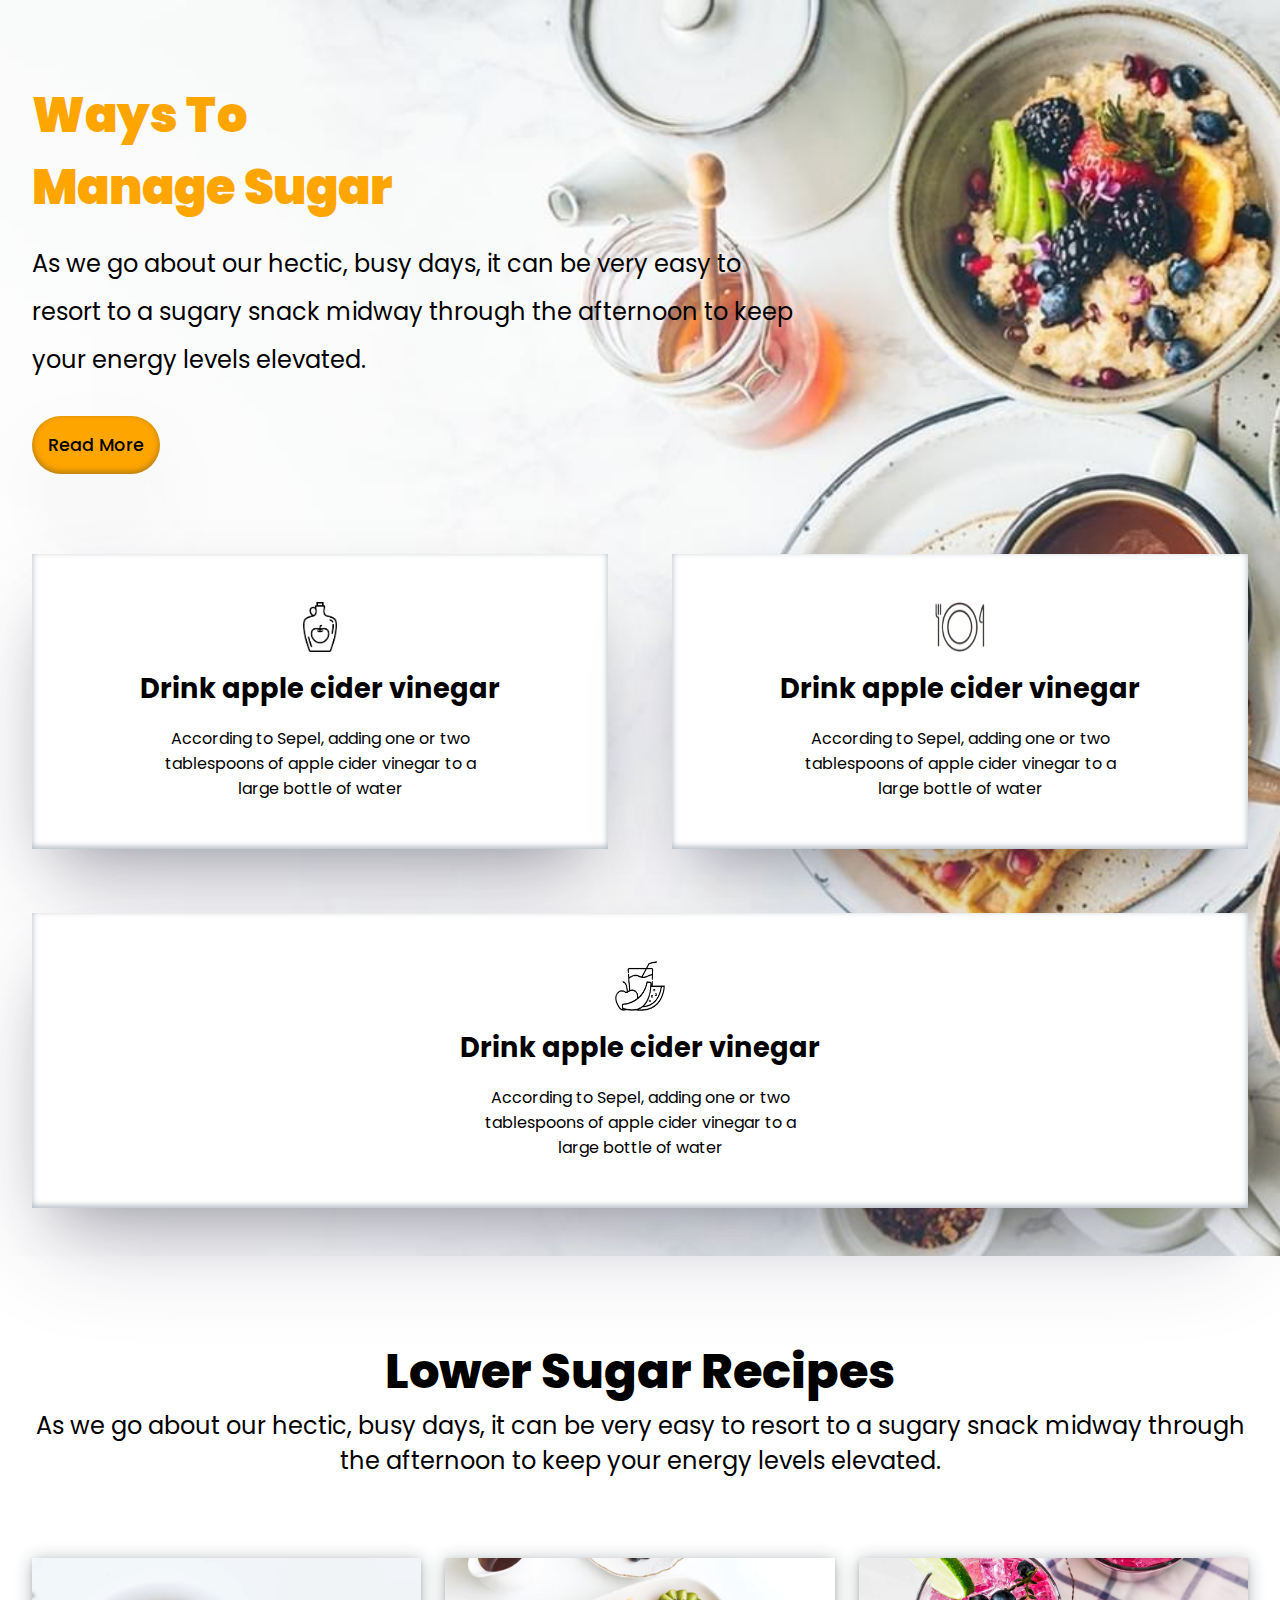
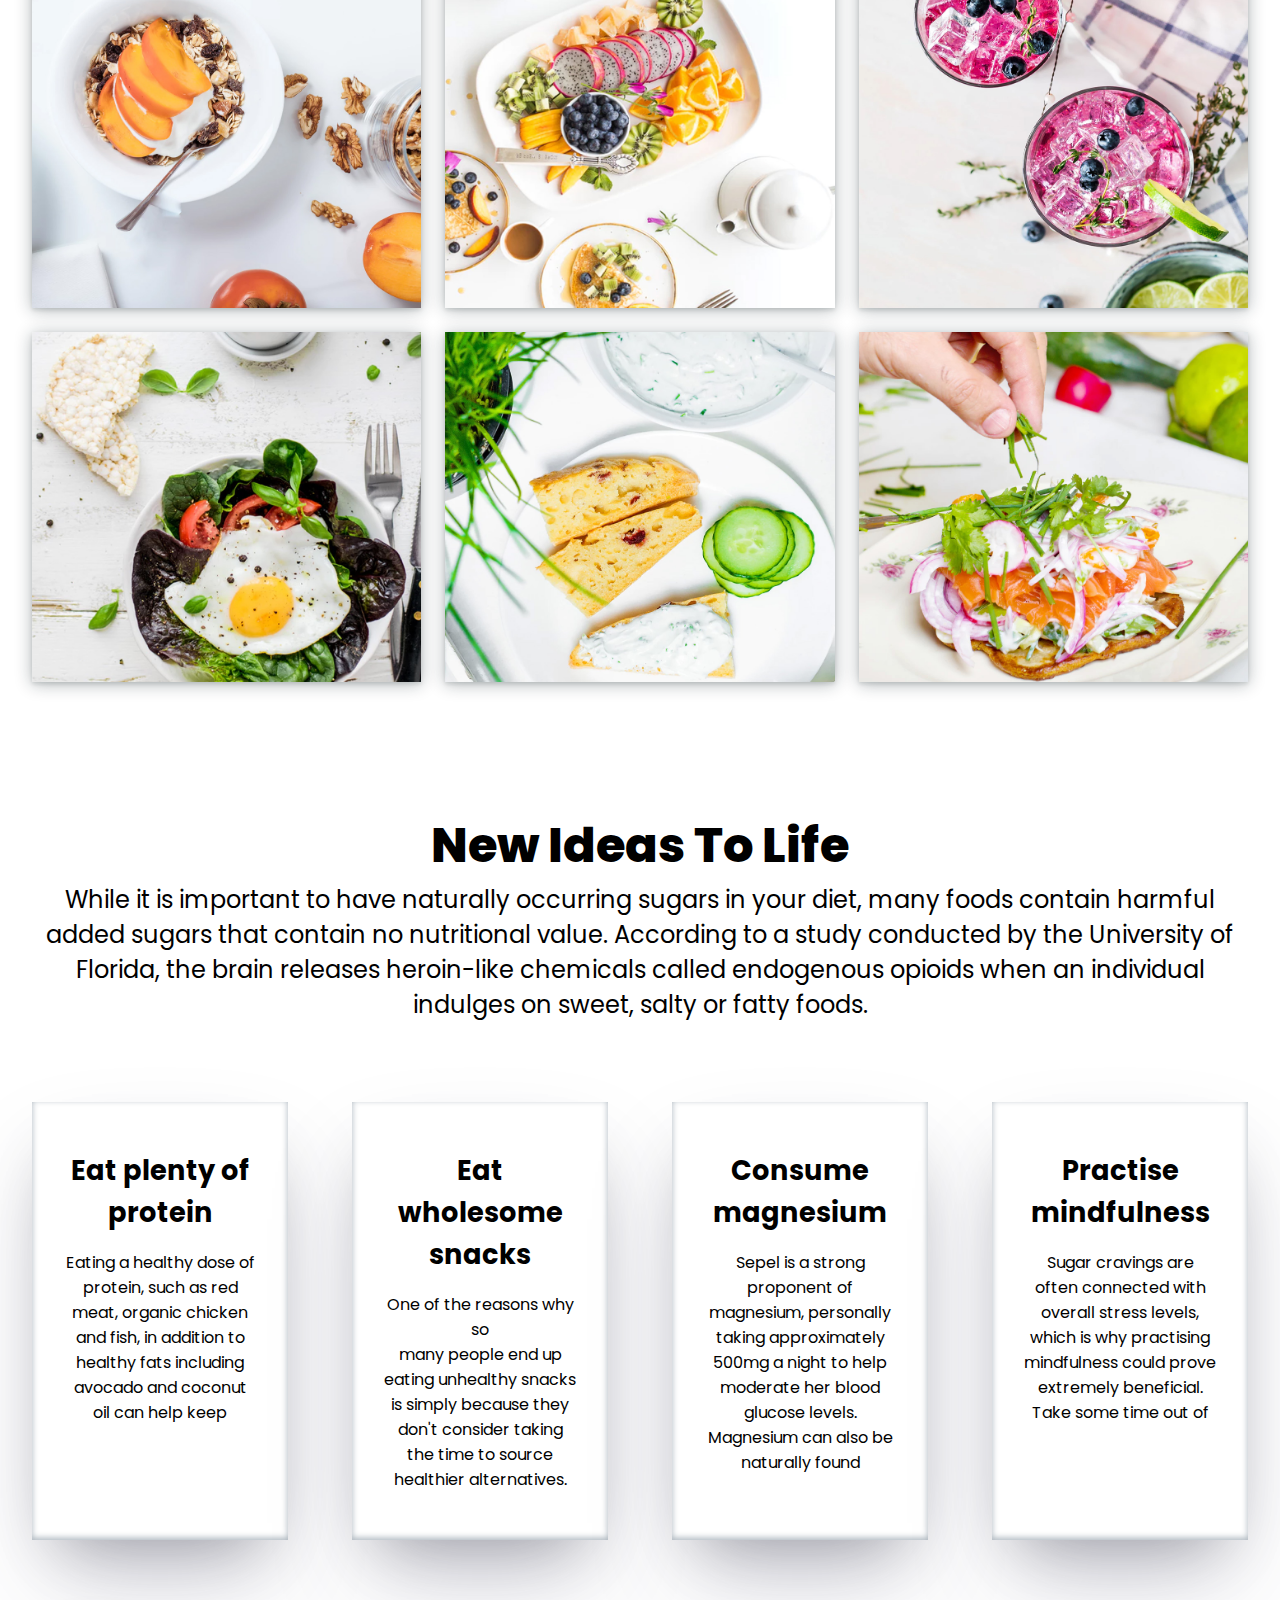
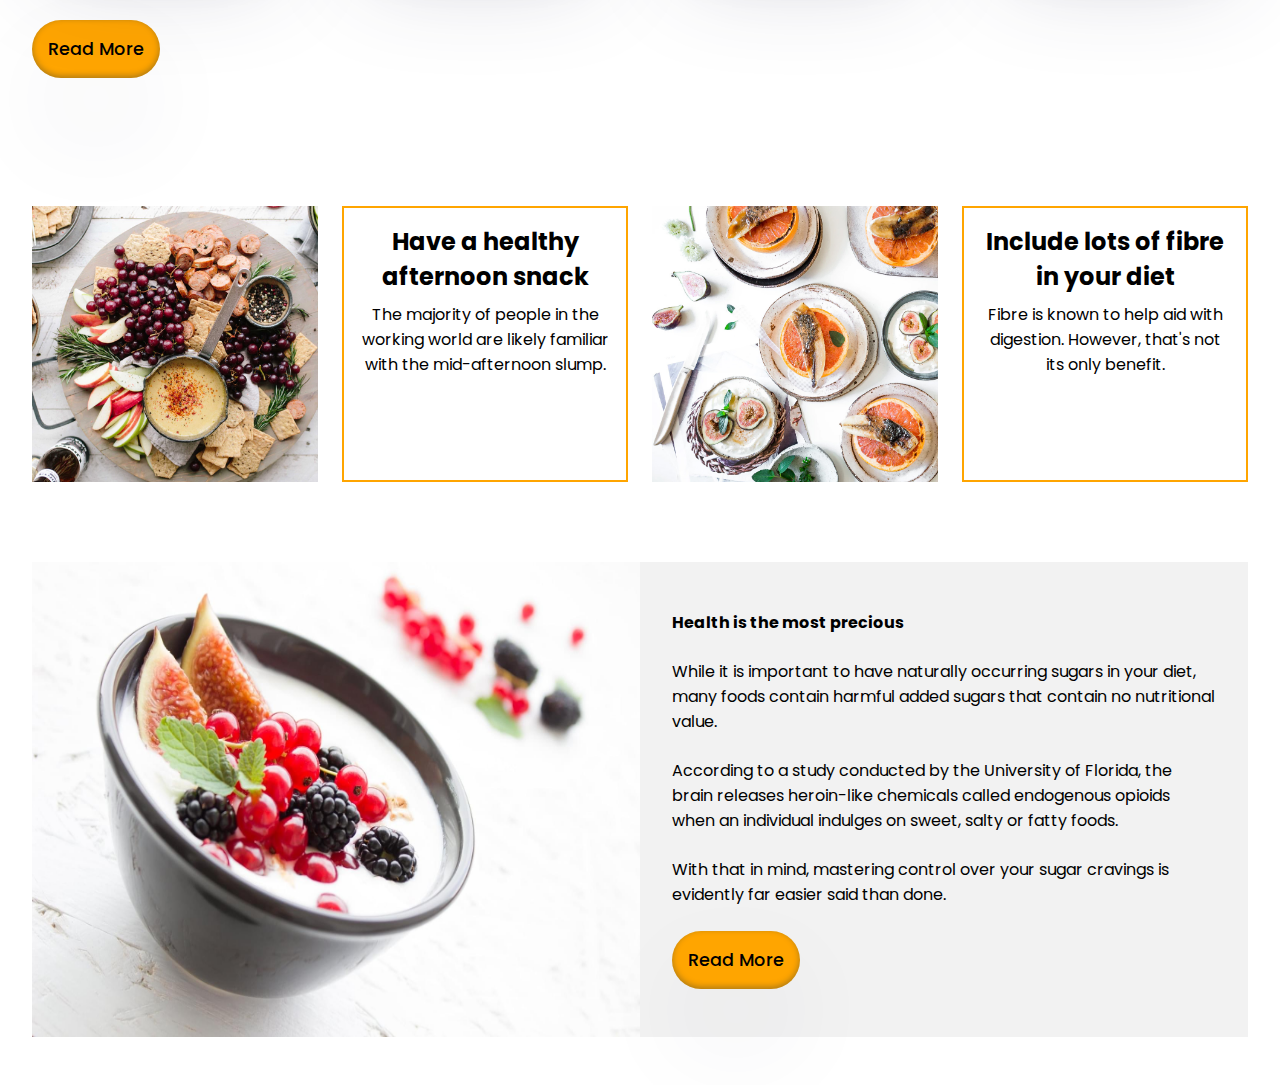
<file: index.html>
<!DOCTYPE html>
<html lang="en">
<head>
    <meta charset="UTF-8">
    <meta name="viewport" content="width=device-width, initial-scale=1.0">
    <title>Document</title>
    <link rel="stylesheet" href="./style.css">
</head>
<body>
    <section class="section1">
        <div class="top">
            <h1>Ways To<br> Manage Sugar</h1>
            <p>As we go about our hectic, busy days, it can be very easy to resort to a
                sugary
                snack midway through the afternoon to keep your energy levels elevated.</p></p>
            <div class="button">
                <button>Read More</button>
            </div>
            
        </div>
        <div class="bottom">
            <div class="box">
                <div class="logo">
                    <img src="./image/logo1.png" alt="logo">
                </div>
                
                <h1>Drink apple cider vinegar</h1>
                <p>According to Sepel, adding one or two<br>
                    tablespoons of apple cider vinegar to a<br>
                    large bottle of water</p>
            </div>
            <div class="box">
                <div class="logo">
                    <img src="./image/logo2.png" alt="logo">
                </div>
                <h1>Drink apple cider vinegar</h1>
                <p>According to Sepel, adding one or two<br>
                    tablespoons of apple cider vinegar to a<br>
                    large bottle of water</p>
            </div>
            <div class="box">
                <div class="logo">
                    <img src="./image/logo3.png" alt="logo">
                </div>
                <h1>Drink apple cider vinegar</h1>
                <p>According to Sepel, adding one or two<br>
                    tablespoons of apple cider vinegar to a<br>
                    large bottle of water</p>
            </div>
           
        </div>
    </section>
    <section class="section2">
        <div class="top">
            <h1>Lower sugar recipes</h1>
            <p>As we go about our hectic, busy days, it can be very easy to resort to a sugary
                snack
                midway through the afternoon to keep your energy levels elevated.</p>
        </div>
        <div class="images">
            <div class="image"><img src="./image/recipes1.jpeg" alt="">
                <!-- <div class="text">
                  Lorem ipsum, dolor sit amet consectetur adipisicing elit. Amet corrupti consequatur deleniti nihil, quidem minus fuga ipsum obcaecati temporibus! Accusantium pariatur similique repellat ab maxime nulla ad, eum dolore obcaecati vel blanditiis dolores nemo, possimus quibusdam minus quaerat? Tempora, ipsa corrupti. Itaque quibusdam fugit expedita minima dignissimos! Maiores voluptate laudantium minima molestias consequuntur non ab earum impedit similique, beatae amet, ullam velit ut quam quo corporis nemo fugiat, cum commodi.
                </div> -->
            </div>
            <div class="image">
                <img src="./image/recipes2.jpeg" alt="">
                <!-- <div class="text">
                    Lorem ipsum, dolor sit amet consectetur adipisicing elit. Tenetur consectetur saepe ipsam minus ullam dolorum provident enim totam dolor dicta natus quod aut tempora asperiores qui sequi architecto non a illum explicabo odio, itaque nihil eius doloribus? Id consequuntur eos deserunt fuga. Beatae doloribus repellat dignissimos suscipit expedita, omnis nihil fugit excepturi illo unde velit atque sapiente maxime! Maxime praesentium repellendus iure in quidem eius, dolore reiciendis pariatur nobis veritatis.
                </div> -->
            </div>
            <div class="image"><img src="./image/recipes3.jpeg" alt="">
                <!-- <div class="text">
                   Lorem ipsum dolor sit amet consectetur adipisicing elit. Molestiae eius dolorum suscipit et non quia recusandae eos dolore! Eveniet blanditiis sapiente, iste magnam incidunt optio ex consectetur, expedita id ut obcaecati soluta dolore adipisci asperiores sequi voluptas itaque ea perferendis cumque error. Veniam maxime molestias illum magnam quisquam voluptas culpa dolorum dolorem voluptatibus praesentium architecto neque omnis ab quas, quis tempore. Blanditiis iure eius, cupiditate omnis at dicta nostrum aliquam!
                </div>-->
            </div> 
            <div class="image"><img src="./image/recipes4.jpeg" alt="">
                <!-- <div class="text">
                    Lorem ipsum dolor sit amet consectetur adipisicing elit. Cum obcaecati minima reprehenderit necessitatibus modi iste voluptate blanditiis, voluptatem, velit asperiores harum ducimus, excepturi dignissimos dolore laboriosam dicta. Doloremque laboriosam omnis quasi? Minus accusantium exercitationem, nulla aliquid quibusdam ea velit eaque reiciendis doloribus. Laudantium cupiditate in, distinctio ab accusantium eaque. Earum, ratione libero quibusdam ea commodi ab molestias sequi, numquam optio odit quod tenetur natus nisi ut ullam voluptas, itaque aut!
                </div> -->
            </div>
            <div class="image"><img src="./image/recipes5.jpeg" alt="">
                <!-- <div class="text">
                   Lorem ipsum, dolor sit amet consectetur adipisicing elit. Cum animi reiciendis illum sapiente, itaque tenetur dicta architecto molestiae incidunt soluta eligendi perspiciatis temporibus eaque quo quam quis amet magni aliquam eveniet? Autem tenetur voluptates eius debitis amet? Asperiores totam veniam quam vero esse. Iste, officia. Reprehenderit ad, consequuntur commodi blanditiis deleniti consectetur quos dicta, adipisci, repellat ea perferendis totam exercitationem ipsam quidem cum accusamus est vitae! Sequi nulla ad voluptas.
                </div> -->
            </div>
            <div class="image"><img src="./image/recipes6.jpeg" alt="">
                <!-- <div class="text">
               Lorem ipsum dolor sit amet consectetur adipisicing elit. Exercitationem iusto magni, ratione nulla ducimus esse voluptas veritatis eius ad quod quia modi dolor aut deleniti aliquam, blanditiis corrupti vel obcaecati laudantium facere! Nisi, maxime quis quibusdam et hic officia mollitia ipsum amet consequatur itaque asperiores maiores nemo laboriosam animi soluta numquam magni tempore quod ex saepe ab quas possimus cupiditate quasi. Officiis aspernatur eligendi vel, provident nam incidunt sed harum.
                </div> -->
            </div>
        </div>
    </section>
    <section class="section3">
        <div class="top">
            <h1>New ideas to life</h1>
            <p>While it is important to have naturally occurring sugars in your diet, many foods contain
                harmful added sugars that contain no
                nutritional value. According to a study conducted by the University of Florida, the brain releases
                heroin-like chemicals called
                endogenous opioids when an individual indulges on sweet, salty or fatty foods.</p>
        </div>
        <div class="boxes">
            <div class="box">
                <h1>Eat plenty of protein</h1>
                <p>Eating a healthy dose of
                    protein, such as red meat,
                    organic chicken and fish, in
                    addition to healthy fats
                    including avocado and coconut
                    oil can help keep</p>
            </div>
            <div class="box">
                <h1>Eat wholesome snacks</h1>
                <p>One of the reasons why so<br>
                    many people end up eating
                    unhealthy snacks is simply
                    because they don't consider
                    taking the time to source
                    healthier alternatives.</p>
            </div>
            <div class="box">
                <h1>Consume magnesium</h1>
                <p>Sepel is a strong proponent of
                    magnesium, personally taking
                    approximately 500mg a night
                    to help moderate her blood
                    glucose levels. Magnesium can
                    also be naturally found</p>
            </div>
            <div class="box">
                <h1>Practise mindfulness</h1>
                <p>Sugar cravings are often
                    connected with overall stress
                    levels, which is why practising
                    mindfulness could prove
                    extremely beneficial.
                    Take some time out of</p>
            </div>
        </div>
        <div class="button">
            <button>Read More</button>
        </div>
    </section>
    <section class="section4">
        <div class="top">
            <div class="box">
                <img src="./image/sanck.jpeg" alt="">
            </div>
            <div class="box">
                <h1>Have a healthy
                    afternoon snack</h1>
                <p>The majority of people in
                    the working world are
                    likely familiar with the
                    mid-afternoon slump.</p>
            </div>
            <div class="box">
                <img src="./image/diet.jpeg" alt="">
            </div>
            <div class="box">
                <h1>Include lots of
                    fibre in your diet</h1>
                <p>Fibre is known to help aid
                    with digestion. However,
                    that's not its only benefit.</p>
            </div>
        </div>
        <div class="discription">
            <div class="image">
                <img src="./image/health.jpeg" alt="">
            </div>
            <div class="desc">
                <h1>Health is the most precious</h1>
                <p>While it is important to have naturally occurring sugars in your diet,
                    many foods contain harmful added sugars that contain no
                    nutritional value.</p>
                <p>According to a study conducted by the University of Florida, the
                    brain releases heroin-like chemicals called endogenous opioids
                    when an individual indulges on sweet, salty or fatty foods.</p>
                <p>With that in mind, mastering control over your sugar cravings is
                    evidently far easier said than done.</p>
                <div class="button">
                    <button>Read More</button>
                </div>
            </div>
            
        </div>
    </section>
</body>
</html>
</file>
<file: style.css>
@import url("https://fonts.googleapis.com/css2?family=Poppins:ital,wght@0,200;0,300;0,700;1,200;1,300&display=swap");
* {
  padding: 0;
  margin: 0;
  box-sizing: border-box;
  font-family: "Poppins", sans-serif;
  font-size: min(2vw, 16px);
}

.section1 {
  width: 100%;
  padding: 5rem 2rem 3rem;
  display: flex;
  flex-direction: column;
  gap: 5rem;
  background-image: url("./image/homeBg.jpeg");
  background-repeat: no-repeat;
  background-position: center;
  background-size: cover;
}
.section1 .top {
  width: 70%;
  display: flex;
  flex-direction: column;
  padding-right: 5rem;
  gap: 1rem;
}
.section1 .top h1 {
  font-size: 3rem;
  font-weight: 900;
  color: #ffa500;
}
.section1 .top p {
  font-size: 1.5rem;
  line-height: 2;
}
.section1 .top button {
  padding: 1rem;
  border-radius: 30px;
  background-color: #ffa500;
  border: none;
  box-shadow: rgba(50, 50, 93, 0.25) 0px 50px 100px -20px, rgba(0, 0, 0, 0.3) 0px 30px 60px -30px, rgba(10, 37, 64, 0.35) 0px -2px 6px 0px inset;
  font-weight: 500;
  font-size: 1.1rem;
}
.section1 .top button:hover {
  transform: scale(1.05);
}
.section1 .bottom {
  display: flex;
  flex-wrap: wrap;
  gap: 4rem;
}
.section1 .bottom .box {
  position: relative;
  display: flex;
  flex-direction: column;
  align-items: center;
  gap: 1rem;
  padding: 3rem 2rem;
  text-align: center;
  flex-grow: 1;
  background-color: #ffffff;
  box-shadow: rgba(50, 50, 93, 0.25) 0px 50px 100px -20px, rgba(0, 0, 0, 0.3) 0px 30px 60px -30px, rgba(10, 37, 64, 0.35) 0px -2px 6px 0px inset;
}
.section1 .bottom .box .logo {
  width: 50px;
  height: 50px;
}
.section1 .bottom .box .logo img {
  width: 100%;
  height: 100%;
}
.section1 .bottom .box h1 {
  font-size: 1.7rem;
}

.section2 {
  padding: 5rem 2rem 3rem;
  width: 100%;
  display: flex;
  flex-direction: column;
  gap: 5rem;
}
.section2 .top {
  text-align: center;
}
.section2 .top h1 {
  font-size: 3rem;
  font-weight: 800;
  text-transform: capitalize;
}
.section2 .top p {
  font-size: 1.5rem;
}
.section2 .images {
  width: 100%;
  display: flex;
  flex-wrap: wrap;
  gap: 1.5rem;
}
.section2 .images .image {
  position: relative;
  width: 350px;
  height: 350px;
  flex-basis: 350px;
  flex-grow: 1;
  box-shadow: rgba(14, 30, 37, 0.12) 0px 2px 4px 0px, rgba(14, 30, 37, 0.32) 0px 2px 16px 0px;
  transition: transform 2s ease-in;
}
.section2 .images .image:hover .text {
  display: block;
  opacity: 1;
  transform: scale(1);
  opacity: 1;
}
.section2 .images .image img {
  width: 100%;
  height: 100%;
}

.section3 {
  width: 100%;
  padding: 5rem 2rem 3rem;
  display: flex;
  flex-direction: column;
  gap: 5rem;
}
.section3 .top {
  text-align: center;
}
.section3 .top h1 {
  font-size: 3rem;
  font-weight: 800;
  text-transform: capitalize;
}
.section3 .top p {
  font-size: 1.5rem;
}
.section3 .boxes {
  display: flex;
  flex-wrap: wrap;
  gap: 4rem;
}
.section3 .boxes .box {
  position: relative;
  display: flex;
  flex-direction: column;
  align-items: center;
  gap: 1rem;
  padding: 3rem 2rem;
  text-align: center;
  flex-grow: 1;
  flex-basis: 100px;
  background-color: #ffffff;
  box-shadow: rgba(50, 50, 93, 0.25) 0px 50px 100px -20px, rgba(0, 0, 0, 0.3) 0px 30px 60px -30px, rgba(10, 37, 64, 0.35) 0px -2px 6px 0px inset;
}
.section3 .boxes .box h1 {
  font-size: 1.7rem;
}
.section3 button {
  padding: 1rem;
  border-radius: 30px;
  background-color: #ffa500;
  border: none;
  box-shadow: rgba(50, 50, 93, 0.25) 0px 50px 100px -20px, rgba(0, 0, 0, 0.3) 0px 30px 60px -30px, rgba(10, 37, 64, 0.35) 0px -2px 6px 0px inset;
  font-weight: 500;
  font-size: 1.1rem;
}
.section3 button:hover {
  transform: scale(1.05);
}

.section4 {
  padding: 5rem 2rem 3rem;
  width: 100%;
  display: flex;
  flex-direction: column;
  gap: 5rem;
}
.section4 .top {
  width: 100%;
  display: flex;
  flex-wrap: wrap;
  gap: 1.5rem;
  text-align: center;
}
.section4 .top .box {
  width: 200px;
  flex-grow: 1;
}
.section4 .top .box img {
  width: 100%;
  height: 100%;
}
.section4 .top .box:nth-child(even) {
  padding: 1rem;
  display: flex;
  flex-direction: column;
  gap: 0.5rem;
  border: 2px solid #ffa500;
}
.section4 .top .box:nth-child(even) h1 {
  font-size: 1.5rem;
}
.section4 .discription {
  width: 100%;
  display: flex;
  justify-content: space-between;
  flex-wrap: wrap;
}
.section4 .discription .image {
  width: 50%;
}
.section4 .discription .image img {
  width: 100%;
  height: 100%;
}
.section4 .discription .desc {
  width: 50%;
  padding: 3rem 2rem;
  display: flex;
  flex-direction: column;
  text-align: left;
  gap: 1.5rem;
  background-color: rgba(128, 128, 128, 0.1);
}
.section4 .discription .desc button {
  padding: 1rem;
  border-radius: 30px;
  background-color: #ffa500;
  border: none;
  box-shadow: rgba(50, 50, 93, 0.25) 0px 50px 100px -20px, rgba(0, 0, 0, 0.3) 0px 30px 60px -30px, rgba(10, 37, 64, 0.35) 0px -2px 6px 0px inset;
  font-weight: 500;
  font-size: 1.1rem;
}
.section4 .discription .desc button:hover {
  transform: scale(1.05);
}

@media (max-width: 800px) {
  .section2 .image {
    height: 150px !important;
    flex-basis: 150px !important;
  }
}/*# sourceMappingURL=style.css.map */
</file>
